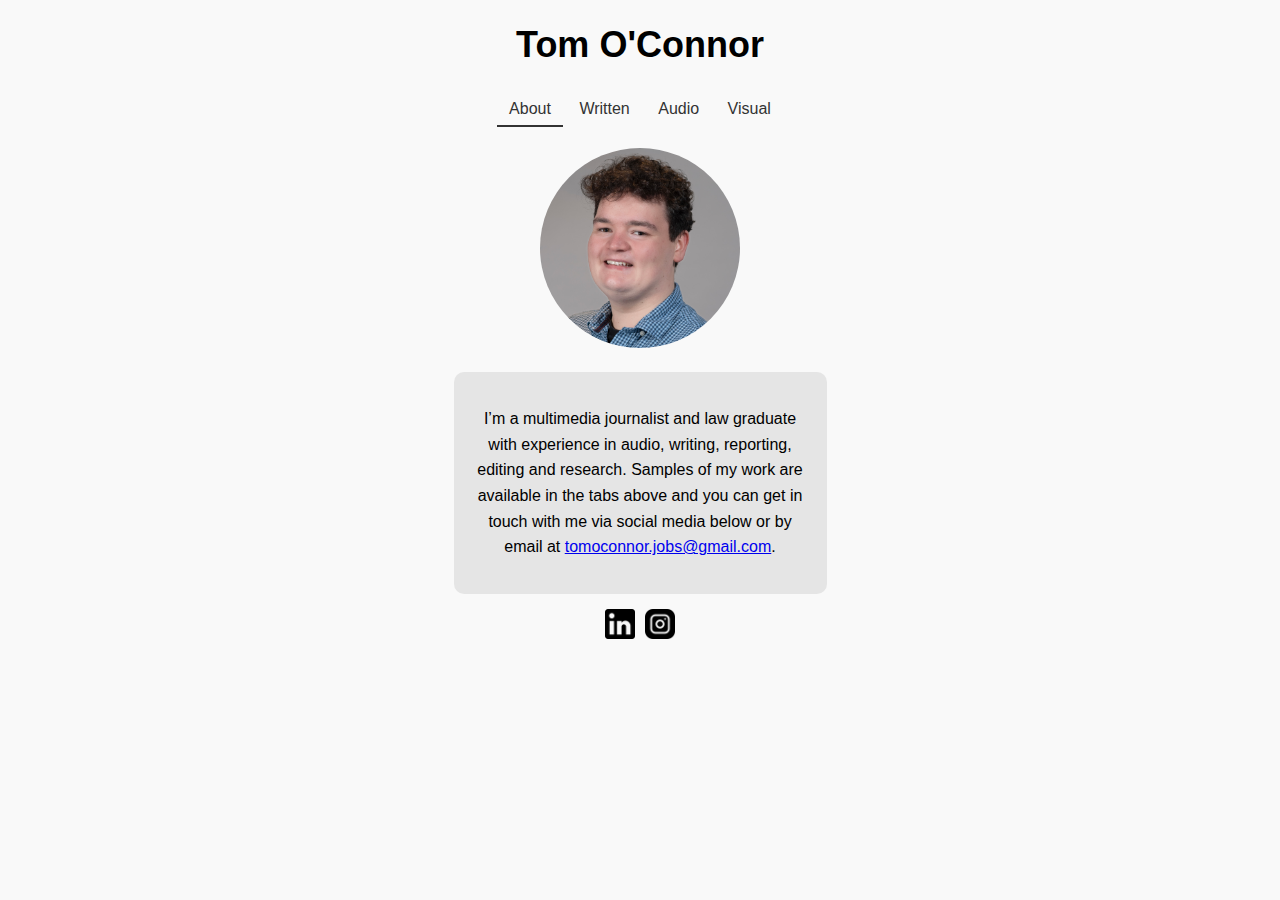
<file: index.html>
<!DOCTYPE html>
<html lang="en">
<head>
    <meta charset="UTF-8">
    <meta name="viewport" content="width=device-width, initial-scale=1.0">
    <title>Tom O'Connor | Journalism Portfolio</title>
    <link rel="stylesheet" href="style.css">
</head>
<body>

    <!-- Name at the top of the page for ease of viewing -->
    <header>
        <h1>Tom O'Connor</h1>
    </header>

    <!-- Navigation Bar -->
    <nav>
        <a href="index.html" class="tab-btn active">About</a>
        <a href="written.html" class="tab-btn">Written</a>
        <a href="audio.html" class="tab-btn">Audio</a>
        <a href="visual.html" class="tab-btn">Visual</a>
    </nav>

    <!-- Profile Picture -->
    <div class="profile-container">
        <img src="Images/shirtheadshot.jpg" alt="Tom O'Connor headshot" class="profile-pic">
    </div>

    <!-- About Section -->
    <div class="about">
        <p> I’m a multimedia journalist and law graduate with experience in audio, writing, reporting, editing and research. Samples of my work are available in the tabs above and you can get in touch with me via social media below or by email at <a href="mailto:tomoconnor.jobs@gmail.com" target="_blank">tomoconnor.jobs@gmail.com</a>.</p> 
    </div>

    <!-- LinkedIn info at the bottom because too clunky elsewhere -->
    <footer>
    <div class="social-links">
       
        <a href="https://www.linkedin.com/in/tom-oconnor01">
            <img src="Images/linkedin-icon.png" alt="LinkedIn logo">
        </a>

        <a href="https://www.instagram.com/tomreports_/">
            <img src="Images/instagram-icon.png"alt="Instagram logo">
        </a>
    </div>

    </footer>

</body>
</html>
</file>
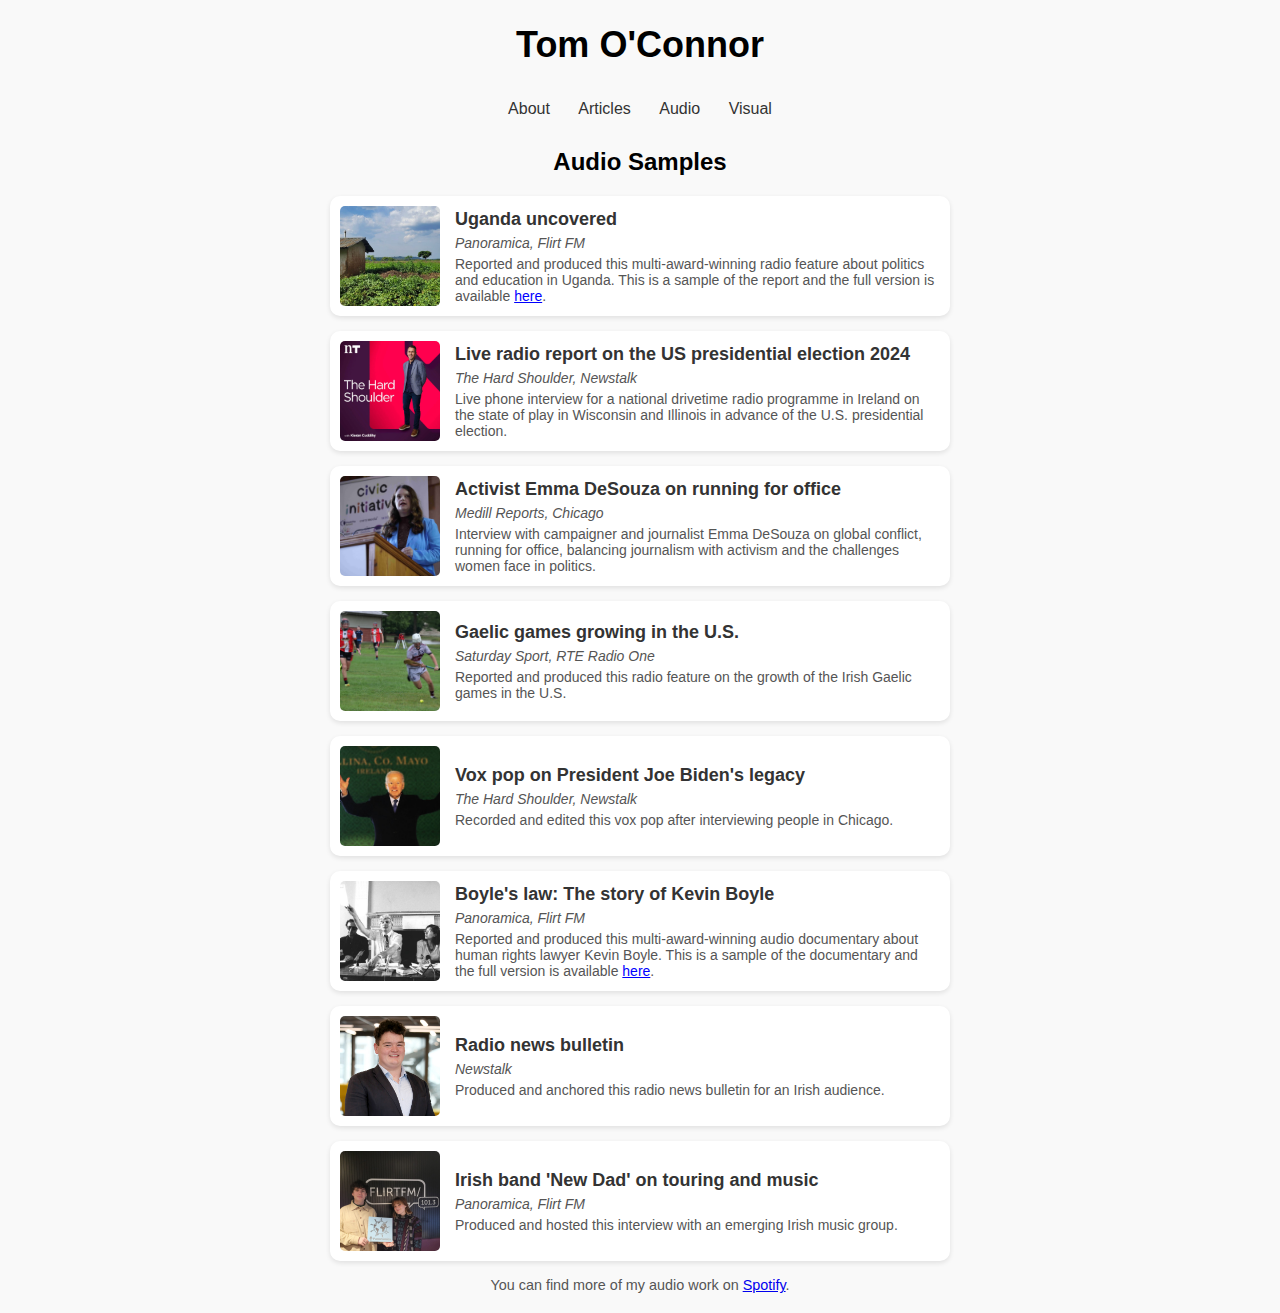
<file: audio.html>
<!DOCTYPE html>
<html lang="en">
<head>
    <meta charset="UTF-8">
    <meta name="viewport" content="width=device-width, initial-scale=1.0">
    <title>Audio | Tom O'Connor</title>
    <link rel="stylesheet" href="style.css">
</head>
<body>

    <header>
        <h1>Tom O'Connor</h1>
    </header>

    <nav>
        <a href="index.html" class="tab-btn">About</a>
        <a href="articles.html" class="tab-btn">Articles</a>
        <a href="audio.html" class="tab-btn">Audio</a>
        <a href="visual.html" class="tab-btn">Visual</a>
    </nav>

    <h2>Audio Samples</h2>

<div class="portfolio-item">
    <img src="Images/Uganda-Uncovered.jpeg" alt="Thumbnail" class="portfolio-img">
    <div class="portfolio-text">
        <h3><a href="https://on.soundcloud.com/xJuxYeZ43hHoFtrWKu" target="_blank">Uganda uncovered</a></h3>
        <p class="pub-name">Panoramica, Flirt FM</p>
        <p>Reported and produced this multi-award-winning radio feature about politics and education in Uganda. This is a sample of the report and the full version is available <a href="https://on.soundcloud.com/bHja4BiJcn2tZRCjrg" target="_blank">here</a>.</p>
    </div>
</div>

<div class="portfolio-item">
        <img src="Images/thehardshoulder.jpg" alt="Thumbnail" class="portfolio-img">
        <div class="portfolio-text">
            <h3><a href="https://soundcloud.com/tom-oconnor-57113973/tomoconnorliveinterview?si=de0645579bc440c5b2d51f387b5c58ce&utm_source=clipboard&utm_medium=text&utm_campaign=social_sharing" target="_blank">Live radio report on the US presidential election 2024 </a></h3>
            <p class="pub-name">The Hard Shoulder, Newstalk</p>
            <p>Live phone interview for a national drivetime radio programme in Ireland on the state of play in Wisconsin and Illinois in advance of the U.S. presidential election.</p>
        </div>
</div>

<div class="portfolio-item">
    <img src="Images/DeSouza.jpg" alt="Thumbnail" class="portfolio-img">
    <div class="portfolio-text">
        <h3><a href="https://news.medill.northwestern.edu/chicago/listen-activist-discusses-northern-ireland-experience-running-for-public-office/" target="_blank">Activist Emma DeSouza on running for office</a></h3>
        <p class="pub-name">Medill Reports, Chicago</p>
        <p>Interview with campaigner and journalist Emma DeSouza on global conflict, running for office, balancing journalism with activism and the challenges women face in politics.</p>
    </div>
</div>

<div class="portfolio-item">
    <img src="Images/Hurling.jpg" alt="Thumbnail" class="portfolio-img">
    <div class="portfolio-text">
        <h3><a href="https://on.soundcloud.com/RplOcVfvdkJeHFceKg" target="_blank">Gaelic games growing in the U.S.</a></h3>
        <p class="pub-name">Saturday Sport, RTE Radio One</p>
        <p>Reported and produced this radio feature on the growth of the Irish Gaelic games in the U.S.</p>
    </div>
</div>

    <div class="portfolio-item">
        <img src="Images/Biden_Newstalk.jpg" alt="Thumbnail" class="portfolio-img">
        <div class="portfolio-text">
            <h3><a href="https://soundcloud.com/tom-oconnor-57113973/tomoconnorvoxpop?si=48584bbd57af42f39884e9bf4e4c3f8d&utm_source=clipboard&utm_medium=text&utm_campaign=social_sharing" target="_blank">Vox pop on President Joe Biden's legacy</a></h3>
            <p class="pub-name">The Hard Shoulder, Newstalk</p>
            <p>Recorded and edited this vox pop after interviewing people in Chicago.</p>
        </div>
    </div>

<div class="portfolio-item">
    <img src="Images/Boyle.jpg" alt="Thumbnail" class="portfolio-img">
    <div class="portfolio-text">
        <h3><a href="https://soundcloud.com/tom-oconnor-57113973/tomoconnorboyleslaw?si=3f7e26064711412c81e6a451c842e98f&utm_source=clipboard&utm_medium=text&utm_campaign=social_sharing" target="_blank">Boyle's law: The story of Kevin Boyle</a></h3>
        <p class="pub-name">Panoramica, Flirt FM</p>
        <p>Reported and produced this multi-award-winning audio documentary about human rights lawyer Kevin Boyle. This is a sample of the documentary and the full version is available <a href="https://soundcloud.com/panoramicashow/boyles-law-documentary?si=5fed325f6d4149e193bdb655721f1d83&utm_source=clipboard&utm_medium=text&utm_campaign=social_sharing" target="_blank">here</a>.</p>
    </div>
</div>

<div class="portfolio-item">
    <img src="Images/headshot.jpg" alt="Thumbnail" class="portfolio-img">
    <div class="portfolio-text">
        <h3><a href="https://on.soundcloud.com/4BBOJvQxnxMCYD3O2y" target="_blank">Radio news bulletin</a></h3>
        <p class="pub-name">Newstalk</p>
        <p>Produced and anchored this radio news bulletin for an Irish audience.</p>
    </div>
</div>

<div class="portfolio-item">
    <img src="Images/NewDad.jpg" alt="Thumbnail" class="portfolio-img">
    <div class="portfolio-text">
        <h3><a href="https://open.spotify.com/episode/1a7kJzluGPXZ6ccmCbzLYv?si=e314825bd5d3452d" target="_blank">Irish band 'New Dad' on touring and music</a></h3>
        <p class="pub-name">Panoramica, Flirt FM</p>
        <p>Produced and hosted this interview with an emerging Irish music group.</p>
    </div>
</div>

<note>
   You can find more of my audio work on <a href=https://open.spotify.com/show/2WECgMSufXcbWb9jXJDxdp?sie1d34180a9b44837> Spotify</a>.
</note>

</body>
</html>
</file>
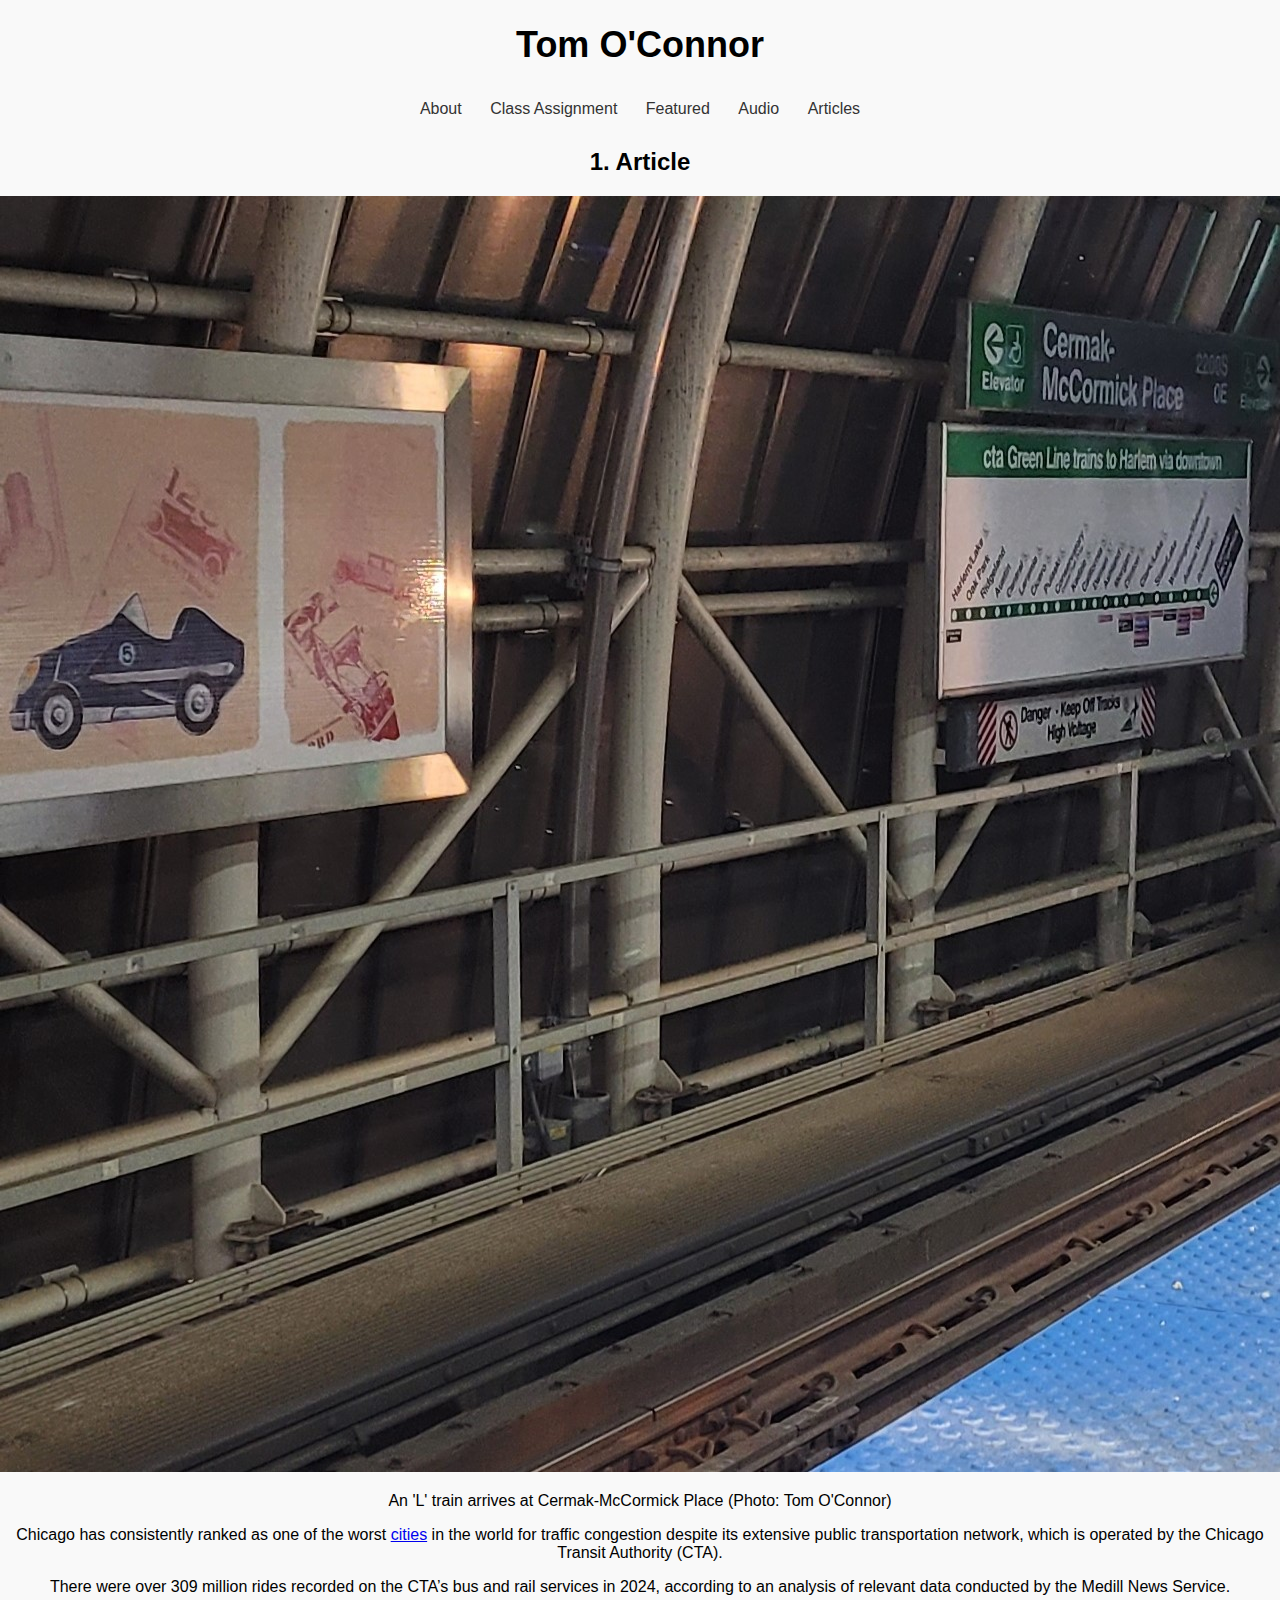
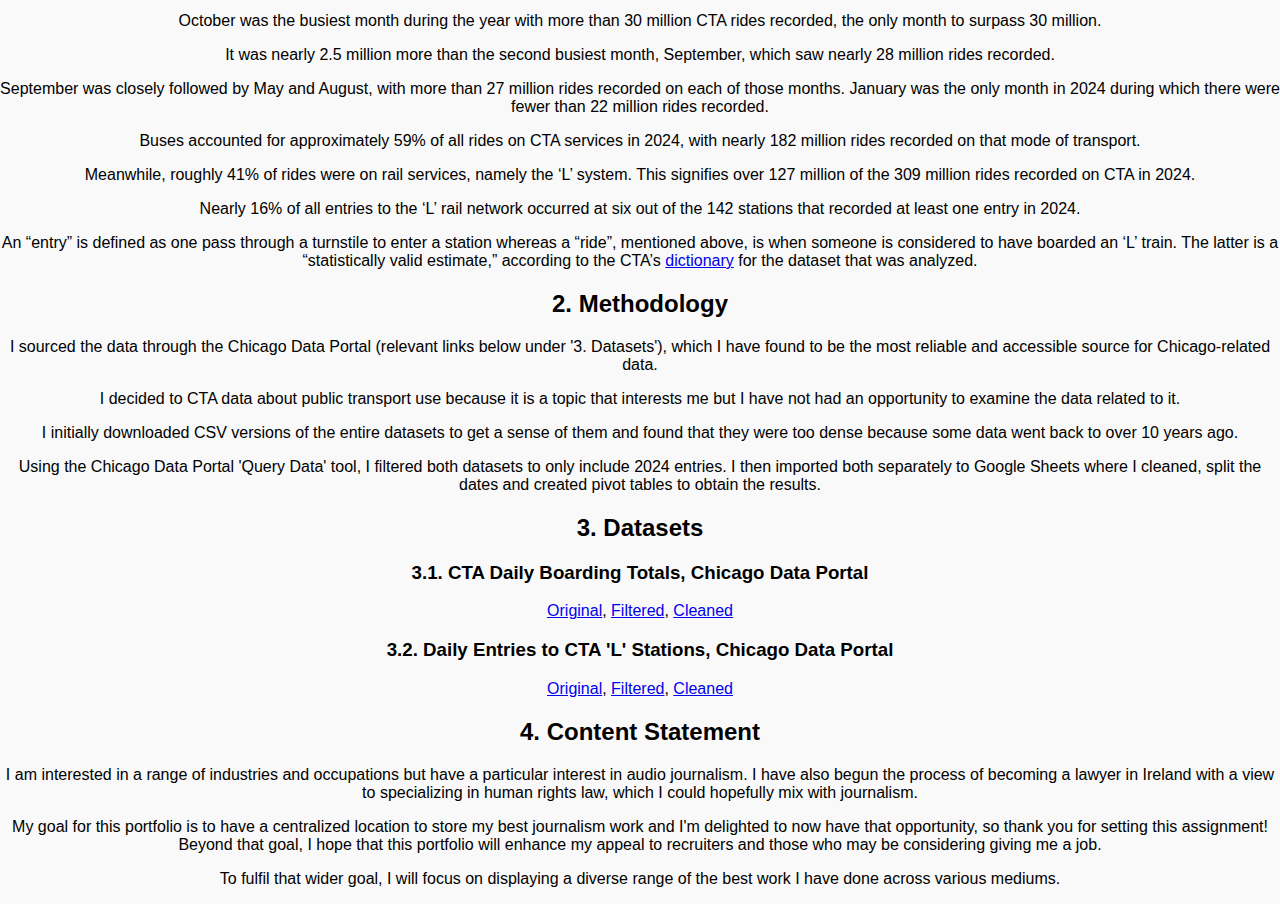
<file: class.html>
<!DOCTYPE html>
<html lang="en">
<head>
    <meta charset="UTF-8">
    <meta name="viewport" content="width=device-width, initial-scale=1.0">
    <title>Class Assignment | Tom O'Connor</title>
    <link rel="stylesheet" href="style.css">
</head>
<body>

    <header><h1>Tom O'Connor</h1></header>

    <nav>
        <a href="index.html" class="tab-btn">About</a>
        <a href="class.html" class="tab-btn">Class Assignment</a>
        <a href="featured.html" class="tab-btn">Featured</a>
        <a href="audio.html" class="tab-btn">Audio</a>
        <a href="articles.html" class="tab-btn">Articles</a>
    </nav>

    <section class="content">
        
        <div class="flourish-embed flourish-chart" data-src="visualisation/22959270"><script src="https://public.flourish.studio/resources/embed.js"></script><noscript><img src="https://public.flourish.studio/visualisation/22959270/thumbnail" width="100%" alt="chart visualization" /></noscript></div>
        
        <div class="flourish-embed flourish-chart" data-src="visualisation/22959270"><script src="https://public.flourish.studio/resources/embed.js"></script><noscript><img src="https://public.flourish.studio/visualisation/22959270/thumbnail" width="100%" alt="chart visualization" /></noscript></div>
        
        <h2>1. Article</h2>
        
        <img src="Images/L_image_Tom.jpg" alt="L train in Chicago" class="centered-img">

        <p class="image-caption">An 'L' train arrives at Cermak-McCormick Place (Photo: Tom O'Connor)</p>

        <p>
            Chicago has consistently ranked as one of the worst <a href="https://blockclubchicago.org/2024/06/26/chicago-has-5th-worst-traffic-in-the-world-study-finds/#:~:text=CHICAGO%20%E2%80%94%20Chicago%20is%20the%20world's,a%20new%20%E2%80%9Ctraffic%20scorecard.%E2%80%9D">cities</a>  
            in the world for traffic congestion despite its extensive public transportation network, which is operated by the Chicago Transit Authority (CTA).
        </p>
            
        <p>
        There were over 309 million rides recorded on the CTA’s bus and rail services in 2024, according to an analysis of relevant data conducted by the Medill News Service.
        </p>   

            <div class="flourish-embed flourish-chart" data-src="visualisation/22210499"><script src="https://public.flourish.studio/resources/embed.js"></script><noscript><img src="https://public.flourish.studio/visualisation/22210499/thumbnail" width="100%" alt="chart visualization" /></noscript></div>

            <p> 
                October was the busiest month during the year with more than 30 million CTA rides recorded, the only month to surpass 30 million. 
            </p>

            <p> 
                It was nearly 2.5 million more than the second busiest month, September, which saw nearly 28 million rides recorded. 
            </p>

            <p> 
                September was closely followed by May and August, with more than 27 million rides recorded on each of those months. January was the only month in 2024 during which there were fewer than 22 million rides recorded.
            </p>

            <div class="flourish-embed flourish-chart" data-src="visualisation/22210684"><script src="https://public.flourish.studio/resources/embed.js"></script><noscript><img src="https://public.flourish.studio/visualisation/22210684/thumbnail" width="100%" alt="chart visualization" /></noscript></div>

            <p> 
                Buses accounted for approximately 59% of all rides on CTA services in 2024, with nearly 182 million rides recorded on that mode of transport.
            </p>

            <p> 
                Meanwhile, roughly 41% of rides were on rail services, namely the ‘L’ system. This signifies over 127 million of the 309 million rides recorded on CTA in 2024.
            </p>

            <div class="flourish-embed flourish-chart" data-src="visualisation/22210794"><script src="https://public.flourish.studio/resources/embed.js"></script><noscript><img src="https://public.flourish.studio/visualisation/22210794/thumbnail" width="100%" alt="chart visualization" /></noscript></div>
        
            <p> 
                Nearly 16% of all entries to the ‘L’ rail network occurred at six out of the 142 stations that recorded at least one entry in 2024.
            </p>

            <p> 
                An “entry” is defined as one pass through a turnstile to enter a station whereas a “ride”, mentioned above, is when someone is considered to have boarded an ‘L’ train. The latter is a “statistically valid estimate,” according to the CTA’s <a href="https://data.cityofchicago.org/api/assets/CCAFA078-D8FC-43EE-8FAA-28007103DA2E?download=true">dictionary</a> for the dataset that was analyzed.
            </p>

        </p>

        <h2>2. Methodology</h2>
        <p>
            I sourced the data through the Chicago Data Portal (relevant links below under '3. Datasets'), which I have found to be the most reliable and accessible source for Chicago-related data.
        </p>

        <p>
            I decided to CTA data about public transport use because it is a topic that interests me but I have not had an opportunity to examine the data related to it.
        </p>

        <p>
            I initially downloaded CSV versions of the entire datasets to get a sense of them and found that they were too dense because some data went back to over 10 years ago. 
        </p>

        <p>
            Using the Chicago Data Portal 'Query Data' tool, I filtered both datasets to only include 2024 entries. I then imported both separately to Google Sheets where I cleaned, split the dates and created pivot tables to obtain the results.
        </p>

        <h2>3. Datasets</h2>

            <h3> 3.1. CTA Daily Boarding Totals, Chicago Data Portal </h3>
            <a href= https://data.cityofchicago.org/Transportation/CTA-Ridership-Daily-Boarding-Totals/6iiy-9s97/about_data>Original</a>,
            <a href= https://data.cityofchicago.org/Transportation/CTA-Ridership-Daily-Boarding-Totals/6iiy-9s97/explore/query/SELECT%0A%20%20%60service_date%60%2C%0A%20%20%60day_type%60%2C%0A%20%20%60bus%60%2C%0A%20%20%60rail_boardings%60%2C%0A%20%20%60total_rides%60%0AWHERE%0A%20%20%60service_date%60%0A%20%20%20%20BETWEEN%20%222024-01-01T00%3A00%3A00%22%20%3A%3A%20floating_timestamp%0A%20%20%20%20AND%20%222024-12-31T23%3A59%3A59%22%20%3A%3A%20floating_timestamp%0AORDER%20BY%20%60service_date%60%20DESC%20NULL%20LAST/page/filter>Filtered</a>,
            <a href= https://docs.google.com/spreadsheets/d/1sLcZ_ISIZgLrGNtxhD7RgMei_JGn-6dC0ObUJIY_EzU/edit?usp>Cleaned</a>
            
            <h3> 3.2. Daily Entries to CTA 'L' Stations, Chicago Data Portal </h3> 
            <a href= https://data.cityofchicago.org/Transportation/CTA-Ridership-L-Station-Entries-Daily-Totals/5neh-572f/about_data>Original</a>,
            <a href= https://data.cityofchicago.org/Transportation/CTA-Ridership-L-Station-Entries-Daily-Totals/5neh-572f/explore/query/SELECT%20%60station_id%60%2C%20%60stationname%60%2C%20%60date%60%2C%20%60daytype%60%2C%20%60rides%60%0AWHERE%0A%20%20%60date%60%0A%20%20%20%20BETWEEN%20%222024-01-01T00%3A00%3A00%22%20%3A%3A%20floating_timestamp%0A%20%20%20%20AND%20%222024-12-31T23%3A59%3A59%22%20%3A%3A%20floating_timestamp%0AORDER%20BY%20%60date%60%20DESC%20NULL%20LAST/page/filter>Filtered</a>,
            <a href= https://docs.google.com/spreadsheets/d/1IftbNKAHfuSutJu9DTVQAQLPMGrazpSV97wEZO-iygs/edit?usp>Cleaned</a>

        <h2>4. Content Statement</h2>
        <p>
        I am interested in a range of industries and occupations but have a particular interest in audio journalism. I have also begun the process of becoming a lawyer in Ireland with a view to specializing in human rights law, which I could hopefully mix with journalism.  
        </p>
        
        <p>
        My goal for this portfolio is to have a centralized location to store my best journalism work and I'm delighted to now have that opportunity, so thank you for setting this assignment! Beyond that goal, I hope that this portfolio will enhance my appeal to recruiters and those who may be considering giving me a job.
        </p>

        <p>
        To fulfil that wider goal, I will focus on displaying a diverse range of the best work I have done across various mediums.
        </p>

    </section>

</body>
</html>
</file>
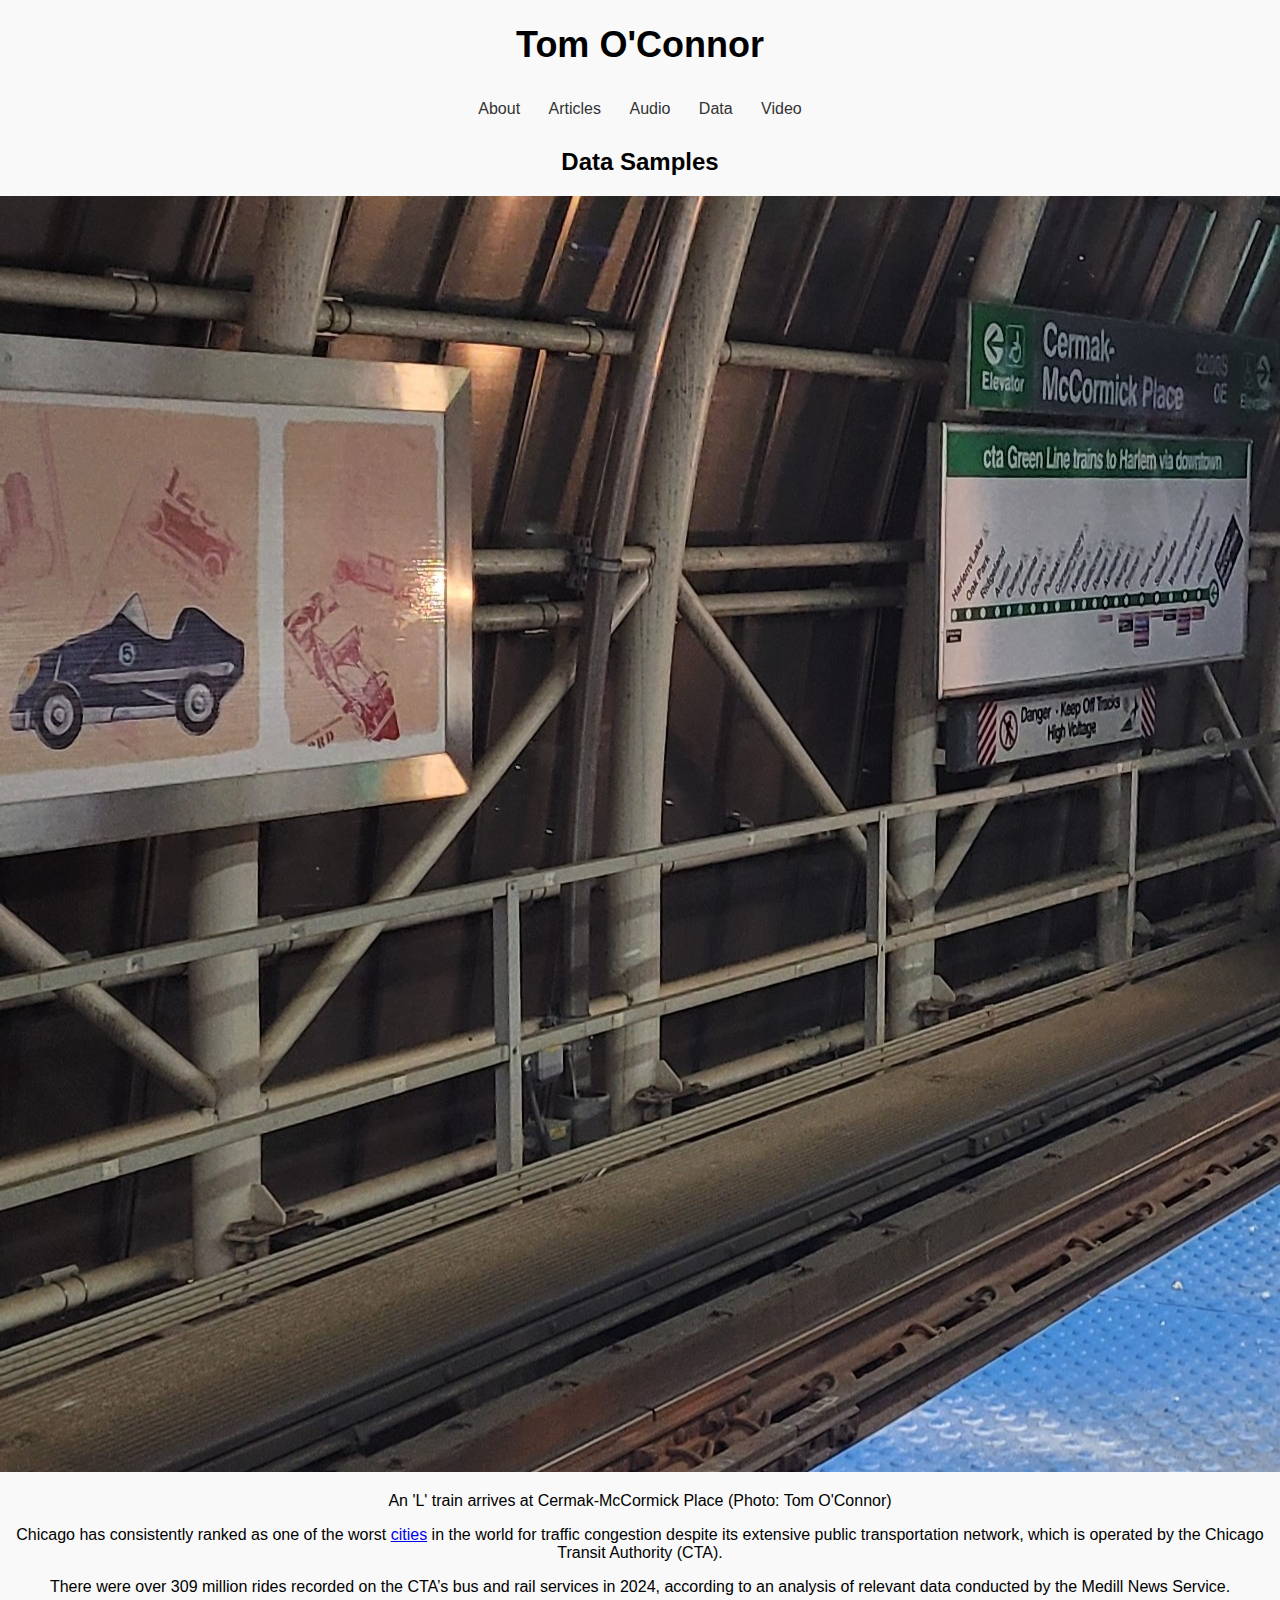
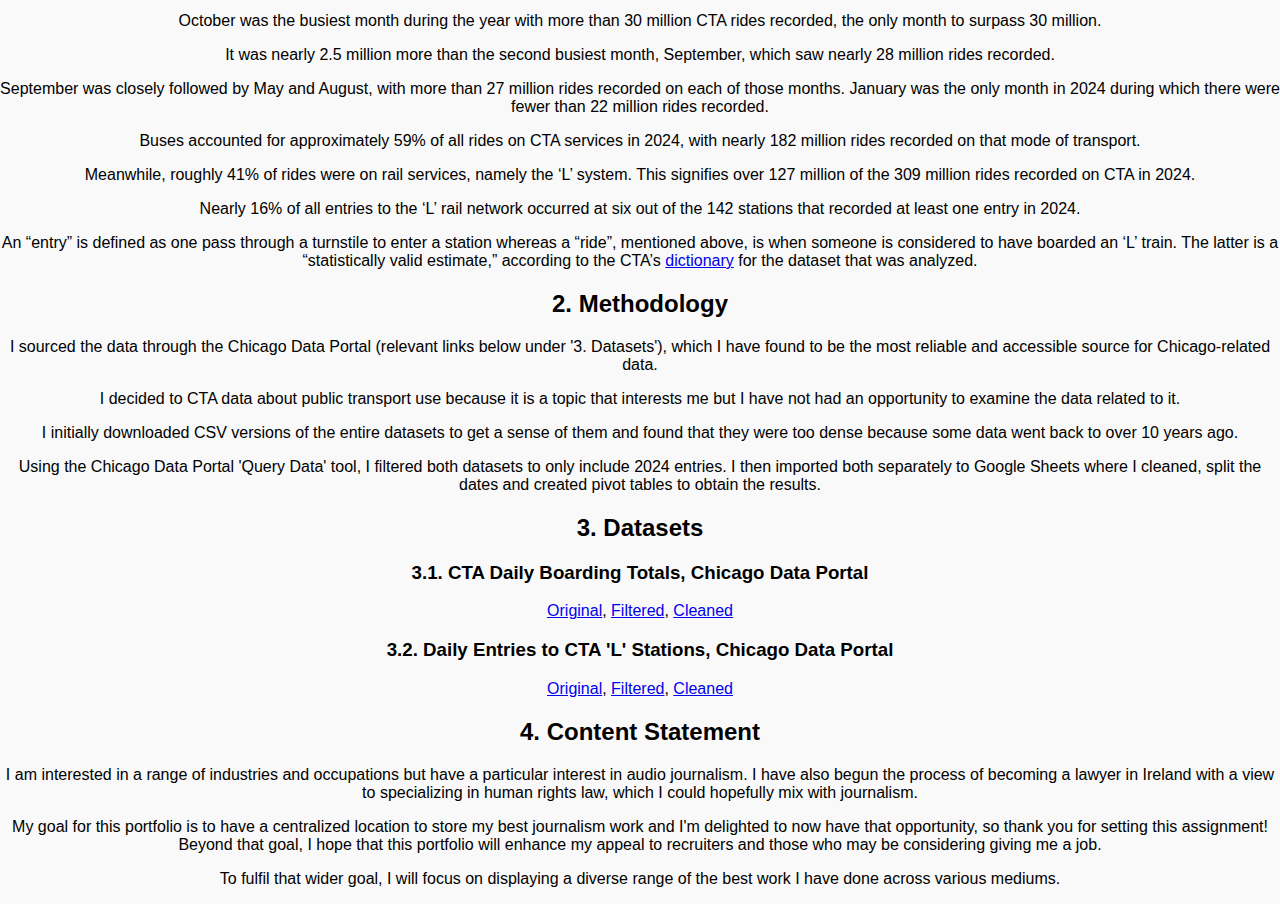
<file: data.html>
<!DOCTYPE html>
<html lang="en">
<head>
    <meta charset="UTF-8">
    <meta name="viewport" content="width=device-width, initial-scale=1.0">
    <title>Class Assignment | Tom O'Connor</title>
    <link rel="stylesheet" href="style.css">
</head>
<body>

    <header><h1>Tom O'Connor</h1></header>

    <nav>
        <a href="index.html" class="tab-btn">About</a>
        <a href="articles.html" class="tab-btn">Articles</a>
        <a href="audio.html" class="tab-btn">Audio</a>
        <a href="data.html" class="tab-btn">Data</a>
        <a href="video.html" class="tab-btn">Video</a>
    </nav>

        <h2>Data Samples</h2> <section class="content">
        <section>
        <img src="Images/L_image_Tom.jpg" alt="L train in Chicago" class="centered-img">

        <p class="image-caption">An 'L' train arrives at Cermak-McCormick Place (Photo: Tom O'Connor)</p>

        <p>
            Chicago has consistently ranked as one of the worst <a href="https://blockclubchicago.org/2024/06/26/chicago-has-5th-worst-traffic-in-the-world-study-finds/#:~:text=CHICAGO%20%E2%80%94%20Chicago%20is%20the%20world's,a%20new%20%E2%80%9Ctraffic%20scorecard.%E2%80%9D">cities</a>  
            in the world for traffic congestion despite its extensive public transportation network, which is operated by the Chicago Transit Authority (CTA).
        </p>
            
        <p>
        There were over 309 million rides recorded on the CTA’s bus and rail services in 2024, according to an analysis of relevant data conducted by the Medill News Service.
        </p>   

            <div class="flourish-embed flourish-chart" data-src="visualisation/22210499"><script src="https://public.flourish.studio/resources/embed.js"></script><noscript><img src="https://public.flourish.studio/visualisation/22210499/thumbnail" width="100%" alt="chart visualization" /></noscript></div>

            <p> 
                October was the busiest month during the year with more than 30 million CTA rides recorded, the only month to surpass 30 million. 
            </p>

            <p> 
                It was nearly 2.5 million more than the second busiest month, September, which saw nearly 28 million rides recorded. 
            </p>

            <p> 
                September was closely followed by May and August, with more than 27 million rides recorded on each of those months. January was the only month in 2024 during which there were fewer than 22 million rides recorded.
            </p>

            <div class="flourish-embed flourish-chart" data-src="visualisation/22210684"><script src="https://public.flourish.studio/resources/embed.js"></script><noscript><img src="https://public.flourish.studio/visualisation/22210684/thumbnail" width="100%" alt="chart visualization" /></noscript></div>

            <p> 
                Buses accounted for approximately 59% of all rides on CTA services in 2024, with nearly 182 million rides recorded on that mode of transport.
            </p>

            <p> 
                Meanwhile, roughly 41% of rides were on rail services, namely the ‘L’ system. This signifies over 127 million of the 309 million rides recorded on CTA in 2024.
            </p>

            <div class="flourish-embed flourish-chart" data-src="visualisation/22210794"><script src="https://public.flourish.studio/resources/embed.js"></script><noscript><img src="https://public.flourish.studio/visualisation/22210794/thumbnail" width="100%" alt="chart visualization" /></noscript></div>
        
            <p> 
                Nearly 16% of all entries to the ‘L’ rail network occurred at six out of the 142 stations that recorded at least one entry in 2024.
            </p>

            <p> 
                An “entry” is defined as one pass through a turnstile to enter a station whereas a “ride”, mentioned above, is when someone is considered to have boarded an ‘L’ train. The latter is a “statistically valid estimate,” according to the CTA’s <a href="https://data.cityofchicago.org/api/assets/CCAFA078-D8FC-43EE-8FAA-28007103DA2E?download=true">dictionary</a> for the dataset that was analyzed.
            </p>

        </p>

        <h2>2. Methodology</h2>
        <p>
            I sourced the data through the Chicago Data Portal (relevant links below under '3. Datasets'), which I have found to be the most reliable and accessible source for Chicago-related data.
        </p>

        <p>
            I decided to CTA data about public transport use because it is a topic that interests me but I have not had an opportunity to examine the data related to it.
        </p>

        <p>
            I initially downloaded CSV versions of the entire datasets to get a sense of them and found that they were too dense because some data went back to over 10 years ago. 
        </p>

        <p>
            Using the Chicago Data Portal 'Query Data' tool, I filtered both datasets to only include 2024 entries. I then imported both separately to Google Sheets where I cleaned, split the dates and created pivot tables to obtain the results.
        </p>

        <h2>3. Datasets</h2>

            <h3> 3.1. CTA Daily Boarding Totals, Chicago Data Portal </h3>
            <a href= https://data.cityofchicago.org/Transportation/CTA-Ridership-Daily-Boarding-Totals/6iiy-9s97/about_data>Original</a>,
            <a href= https://data.cityofchicago.org/Transportation/CTA-Ridership-Daily-Boarding-Totals/6iiy-9s97/explore/query/SELECT%0A%20%20%60service_date%60%2C%0A%20%20%60day_type%60%2C%0A%20%20%60bus%60%2C%0A%20%20%60rail_boardings%60%2C%0A%20%20%60total_rides%60%0AWHERE%0A%20%20%60service_date%60%0A%20%20%20%20BETWEEN%20%222024-01-01T00%3A00%3A00%22%20%3A%3A%20floating_timestamp%0A%20%20%20%20AND%20%222024-12-31T23%3A59%3A59%22%20%3A%3A%20floating_timestamp%0AORDER%20BY%20%60service_date%60%20DESC%20NULL%20LAST/page/filter>Filtered</a>,
            <a href= https://docs.google.com/spreadsheets/d/1sLcZ_ISIZgLrGNtxhD7RgMei_JGn-6dC0ObUJIY_EzU/edit?usp>Cleaned</a>
            
            <h3> 3.2. Daily Entries to CTA 'L' Stations, Chicago Data Portal </h3> 
            <a href= https://data.cityofchicago.org/Transportation/CTA-Ridership-L-Station-Entries-Daily-Totals/5neh-572f/about_data>Original</a>,
            <a href= https://data.cityofchicago.org/Transportation/CTA-Ridership-L-Station-Entries-Daily-Totals/5neh-572f/explore/query/SELECT%20%60station_id%60%2C%20%60stationname%60%2C%20%60date%60%2C%20%60daytype%60%2C%20%60rides%60%0AWHERE%0A%20%20%60date%60%0A%20%20%20%20BETWEEN%20%222024-01-01T00%3A00%3A00%22%20%3A%3A%20floating_timestamp%0A%20%20%20%20AND%20%222024-12-31T23%3A59%3A59%22%20%3A%3A%20floating_timestamp%0AORDER%20BY%20%60date%60%20DESC%20NULL%20LAST/page/filter>Filtered</a>,
            <a href= https://docs.google.com/spreadsheets/d/1IftbNKAHfuSutJu9DTVQAQLPMGrazpSV97wEZO-iygs/edit?usp>Cleaned</a>

        <h2>4. Content Statement</h2>
        <p>
        I am interested in a range of industries and occupations but have a particular interest in audio journalism. I have also begun the process of becoming a lawyer in Ireland with a view to specializing in human rights law, which I could hopefully mix with journalism.  
        </p>
        
        <p>
        My goal for this portfolio is to have a centralized location to store my best journalism work and I'm delighted to now have that opportunity, so thank you for setting this assignment! Beyond that goal, I hope that this portfolio will enhance my appeal to recruiters and those who may be considering giving me a job.
        </p>

        <p>
        To fulfil that wider goal, I will focus on displaying a diverse range of the best work I have done across various mediums.
        </p>

    </section>

</body>
</html>
</file>
<file: style.css>
body {
    font-family: Arial, sans-serif;
    margin: 0;
    padding: 0;
    text-align: center;
    background-color: #f9f9f9;
}

header {
    text-align: center;
    font-size: 18px;
    font-weight: bold;
    margin-bottom: 5px;
}

/* For notes about more content at bottom of pages */
note {
  margin-top: 40px;
  padding-bottom: 20px;
  text-align: center;
  font-size: 0.9em;     
  color: #555;
}

nav {
    text-align: center;
    padding: 10px 0;
}

iframe[src*="spotify.com"] {
    max-width: 600px;
    width: 100%;
    height: 180px;
    display: block;
    margin: 20px auto; /* Centers the embed, which was a problem */
}

.portfolio-text p a {
  color: blue;                /* classic hyperlink blue */
  text-decoration: underline; /* underline hyperlinks in descriptions*/
  font: inherit;            /* same size as paragraph text */
}

.tab-btn {
    padding: 8px 12px;
    text-decoration: none;
    color: #333;
    font-size: 16px;
    border-bottom: 2px solid transparent;
    transition: border-bottom 0.3s ease-in-out;
}

/* to show black line when hovering over tab name */
.tab-btn:hover {
    border-bottom: 2px solid #333;
}

/* to keep black line when in the page */
.tab-btn.active {
  border-bottom: 2px solid #333; 
}

.profile-container {
    margin: 20px auto;
}

.profile-pic {
    width: 200px;
    height: 200px;
    border-radius: 50%;
    object-fit: cover;
}

.social-links {
display: flex;
justify-content: center; /* centers them horizontally */
gap: 10px; /* space between icons */
margin-bottom: 15px;
}

.social-links img {
    width: 30px;
    height: 30px;
    vertical-align: middle;
    text-decoration: none;
    border: none;
    outline: none;
}

.about {
    max-width: 337px; /* Makes it more in line with the rest of the page, which was an issue */
    margin: 0 auto;
    padding: 18px;
    background: #e5e5e5;
    border-radius: 10px;
    text-align: center;
    line-height: 1.6;
    display: block; /* Ensures it's always visible because it was disappearing with some orientations */
}

footer {
    text-align: center;
    padding: 15px;
    font-size: 14px;
    color: #333;
}

iframe[src*="soundcloud.com"] {
    max-width: 600px; 
    width: 100%;
    height: 180px; 
    display: block;
    margin: 20px auto; /* Like above, centers the embed */
}

.portfolio-item {
    display: flex;
    align-items: center;
    background: white;
    padding: 10px;
    border-radius: 10px;
    box-shadow: 0px 2px 5px rgba(0, 0, 0, 0.1);
    margin: 15px auto;
    max-width: 600px;
}

.portfolio-img {
    width: 100px;
    height: 100px;
    border-radius: 5px;
    object-fit: cover;
    margin-right: 15px;
}

.portfolio-text h3 {
    margin: 0;
    font-size: 18px;
    text-align: left;
}

.portfolio-text a {
    text-decoration: none;
    color: #333;
}

.portfolio-text a:hover {
    color: #0073e6;
}

.portfolio-text p {
    margin: 5px 0 0;
    font-size: 14px;
    color: #555;
    text-align: left;
}

.pub-name {
    font-style: italic;
    color: #666;
    margin: 4px 0;
    text-align: left;
}

@media screen and (max-width: 600px) {
  body {
    font-size: 100%;
    padding: 5%;
  }

  .bio-box,
  .content-container,
  .social-links {
    width: 90%;
    margin: 0 auto;
  }

  img {
    max-width: 100%;
    height: auto;
  }
}

/* To avoid clustering of tabs on mobile */
@media (max-width: 600px) {
  nav ul {
    flex-wrap: nowrap;
    overflow-x: auto;
    font-size: 14px; /* Reduce font size slightly */
  }

  nav ul li {
    padding: 6px 10px; /* Slightly tighter padding */
    white-space: nowrap; /* Prevent wrapping */
  }
}
</file>
